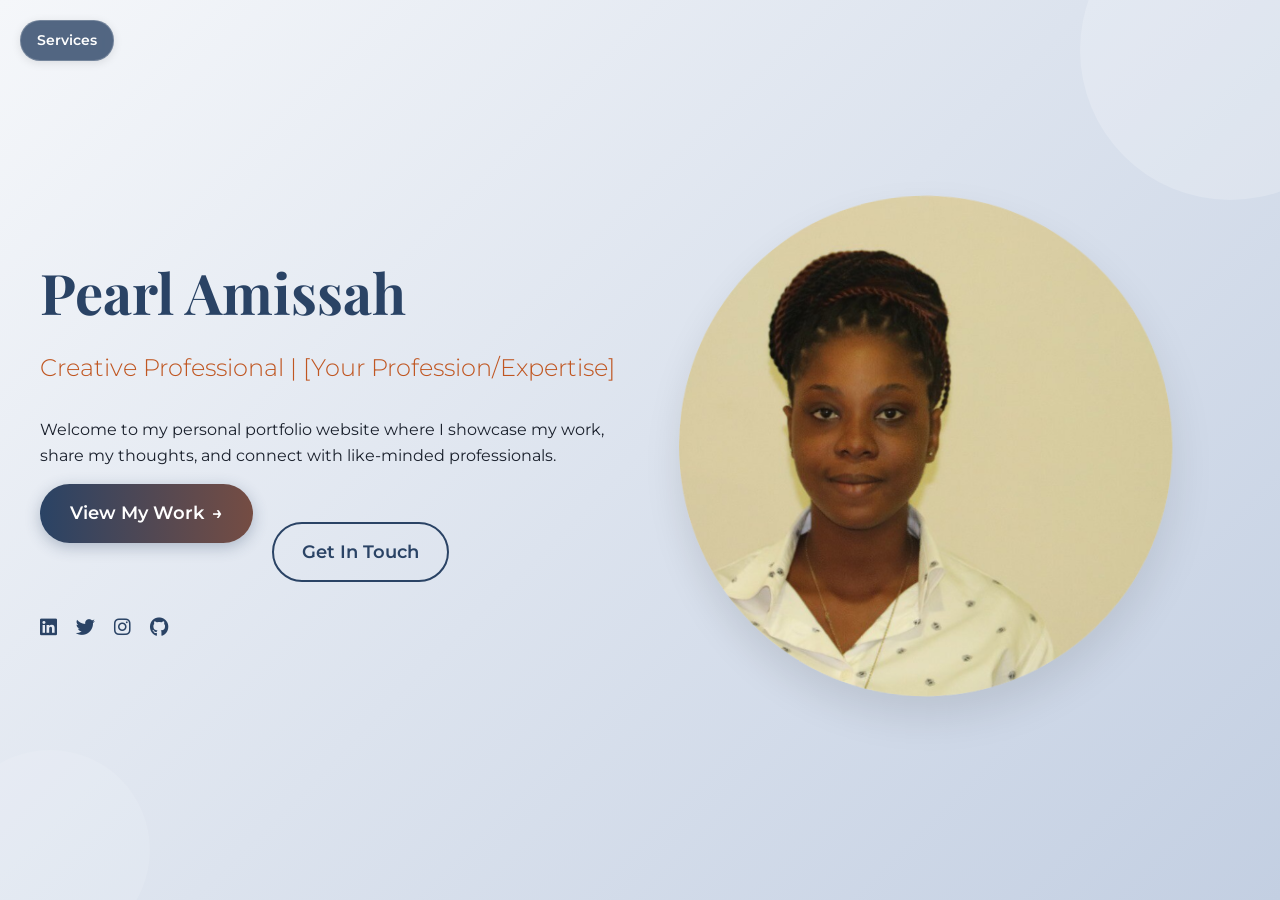
<file: index.html>
<!DOCTYPE html>
<html lang="en">
<head>
    <meta charset="UTF-8">
    <meta name="viewport" content="width=device-width, initial-scale=1.0">
    <title>Pearl Amissah | Professional Portfolio</title>
    <link href="https://fonts.googleapis.com/css2?family=Playfair+Display:wght@400;700&family=Montserrat:wght@300;400;600&display=swap" rel="stylesheet">
    <style>
        :root {
            --primary: #2a4365;
            --secondary: #c05621;
            --light: #f7fafc;
            --dark: #1a202c;
        }
        
        body {
            font-family: 'Montserrat', sans-serif;
            margin: 0;
            padding: 0;
            color: var(--dark);
            line-height: 1.6;
        }
        
        /* Navigation Buttons */
        .nav-buttons {
            position: fixed;
            top: 20px;
            left: 20px;
            z-index: 100;
            display: flex;
            flex-direction: column;
            gap: 10px;
        }
        
        .nav-btn {
            display: inline-block;
            padding: 8px 16px;
            font-size: 0.9rem;
            font-weight: 600;
            text-decoration: none;
            border-radius: 20px;
            color: white;
            background: rgba(42, 67, 101, 0.8);
            backdrop-filter: blur(5px);
            border: 1px solid rgba(255, 255, 255, 0.2);
            box-shadow: 0 2px 10px rgba(0, 0, 0, 0.1);
            transition: all 0.3s ease;
        }
        
        .nav-btn:hover {
            background: var(--primary);
            transform: translateX(5px);
        }
        
        .nav-btn.active {
            background: var(--secondary);
        }
        
        .hero {
            background: linear-gradient(135deg, #f5f7fa 0%, #c3cfe2 100%);
            min-height: 100vh;
            display: flex;
            align-items: center;
            position: relative;
            overflow: hidden;
        }
        
        .hero::before {
            content: '';
            position: absolute;
            width: 300px;
            height: 300px;
            border-radius: 50%;
            background: rgba(255, 255, 255, 0.2);
            top: -100px;
            right: -100px;
        }
        
        .hero::after {
            content: '';
            position: absolute;
            width: 200px;
            height: 200px;
            border-radius: 50%;
            background: rgba(255, 255, 255, 0.1);
            bottom: -50px;
            left: -50px;
        }
        
        .container {
            max-width: 1200px;
            margin: 0 auto;
            padding: 0 20px;
            position: relative;
            z-index: 1;
            display: grid;
            grid-template-columns: 1fr 1fr;
            align-items: center;
            gap: 50px;
        }
        
        .hero-content {
            padding: 40px 0;
        }
        
        h1 {
            font-family: 'Playfair Display', serif;
            font-size: 3.5rem;
            margin: 0 0 20px;
            color: var(--primary);
            line-height: 1.2;
        }
        
        .tagline {
            font-size: 1.5rem;
            color: var(--secondary);
            margin-bottom: 30px;
            font-weight: 300;
        }
        
        .hero-image {
            position: relative;
        }
        
        .hero-image img {
            width: 100%;
            max-width: 500px;
            border-radius: 10px;
            box-shadow: 0 20px 40px rgba(0, 0, 0, 0.1);
            transform: perspective(1000px) rotateY(-10deg);
            transition: transform 0.5s ease;
        }
        
        .hero-image:hover img {
            transform: perspective(1000px) rotateY(0deg);
        }
        
        /* Add round image style */
        .round-image {
            border-radius: 50% !important;
            object-fit: cover;
            aspect-ratio: 1/1;
        }
        
        /* View My Work Button */
        .btn-work {
            display: inline-block;
            padding: 15px 30px;
            font-size: 1.1rem;
            font-weight: 600;
            text-decoration: none;
            border-radius: 50px;
            color: white;
            background: linear-gradient(90deg, var(--primary), var(--secondary));
            background-size: 200% auto;
            box-shadow: 0 4px 15px rgba(42, 67, 101, 0.3);
            transition: all 0.3s ease;
            position: relative;
            overflow: hidden;
            border: none;
            cursor: pointer;
            margin-right: 15px;
            margin-bottom: 15px;
        }
        
        .btn-work:hover {
            background-position: right center;
            transform: translateY(-3px);
            box-shadow: 0 8px 20px rgba(42, 67, 101, 0.4);
        }
        
        .btn-work:active {
            transform: translateY(1px);
        }
        
        .btn-work::after {
            content: '→';
            margin-left: 8px;
            transition: all 0.3s ease;
        }
        
        .btn-work:hover::after {
            margin-left: 15px;
        }
        
        /* Get In Touch Button */
        .btn-contact {
            display: inline-block;
            padding: 14px 28px;
            font-size: 1.1rem;
            font-weight: 600;
            text-decoration: none;
            border-radius: 50px;
            color: var(--primary);
            background: transparent;
            border: 2px solid var(--primary);
            transition: all 0.3s ease;
            cursor: pointer;
        }
        
        .btn-contact:hover {
            background: var(--primary);
            color: white;
            transform: translateY(-3px);
            box-shadow: 0 8px 20px rgba(42, 67, 101, 0.2);
        }
        
        .btn-contact:active {
            transform: translateY(1px);
        }
        
        .social-links {
            margin-top: 30px;
        }
        
        .social-links a {
            display: inline-block;
            margin-right: 15px;
            color: var(--primary);
            font-size: 1.2rem;
            transition: transform 0.3s ease;
        }
        
        .social-links a:hover {
            transform: translateY(-3px);
            color: var(--secondary);
        }
        
        @media (max-width: 768px) {
            .container {
                grid-template-columns: 1fr;
                text-align: center;
            }
            
            .hero-image {
                order: -1;
                margin-bottom: 40px;
            }
            
            h1 {
                font-size: 2.5rem;
            }
            
            .tagline {
                font-size: 1.2rem;
            }
            
            .btn-work, .btn-contact {
                display: block;
                width: 100%;
                max-width: 250px;
                margin: 0 auto 15px;
            }
            
            .nav-buttons {
                flex-direction: row;
                top: 15px;
                left: 15px;
                right: 15px;
                justify-content: center;
            }
            
            .nav-btn {
                padding: 6px 12px;
                font-size: 0.8rem;
            }
        }
    </style>
    <link rel="stylesheet" href="https://cdnjs.cloudflare.com/ajax/libs/font-awesome/6.0.0-beta3/css/all.min.css">
</head>
<body>
    <!-- Navigation Buttons -->
    <div class="nav-buttons">
        <a href="services.html" class="nav-btn">Services</a>
       
    </div>

    <section class="hero">
        <div class="container">
            <div class="hero-content">
                <h1>Pearl Amissah</h1>
                <p class="tagline">Creative Professional | [Your Profession/Expertise]</p>
                <p>Welcome to my personal portfolio website where I showcase my work, share my thoughts, and connect with like-minded professionals.</p>
                <div class="hero-buttons">
                    <a href="portfolio.html" class="btn-work">View My Work</a>
                    <a href="contact.html" class="btn-contact">Get In Touch</a>
                </div>
                <div class="social-links">
                    <a href="#" aria-label="LinkedIn"><i class="fab fa-linkedin"></i></a>
                    <a href="#" aria-label="Twitter"><i class="fab fa-twitter"></i></a>
                    <a href="#" aria-label="Instagram"><i class="fab fa-instagram"></i></a>
                    <a href="#" aria-label="GitHub"><i class="fab fa-github"></i></a>
                </div>
            </div>
            <div class="hero-image">
                <img src="photo_2025-07-14_17-44-11.jpg" alt="Pearl Amissah" class="round-image">
            </div>
        </div>
    </section>
</body>
</html>
</file>
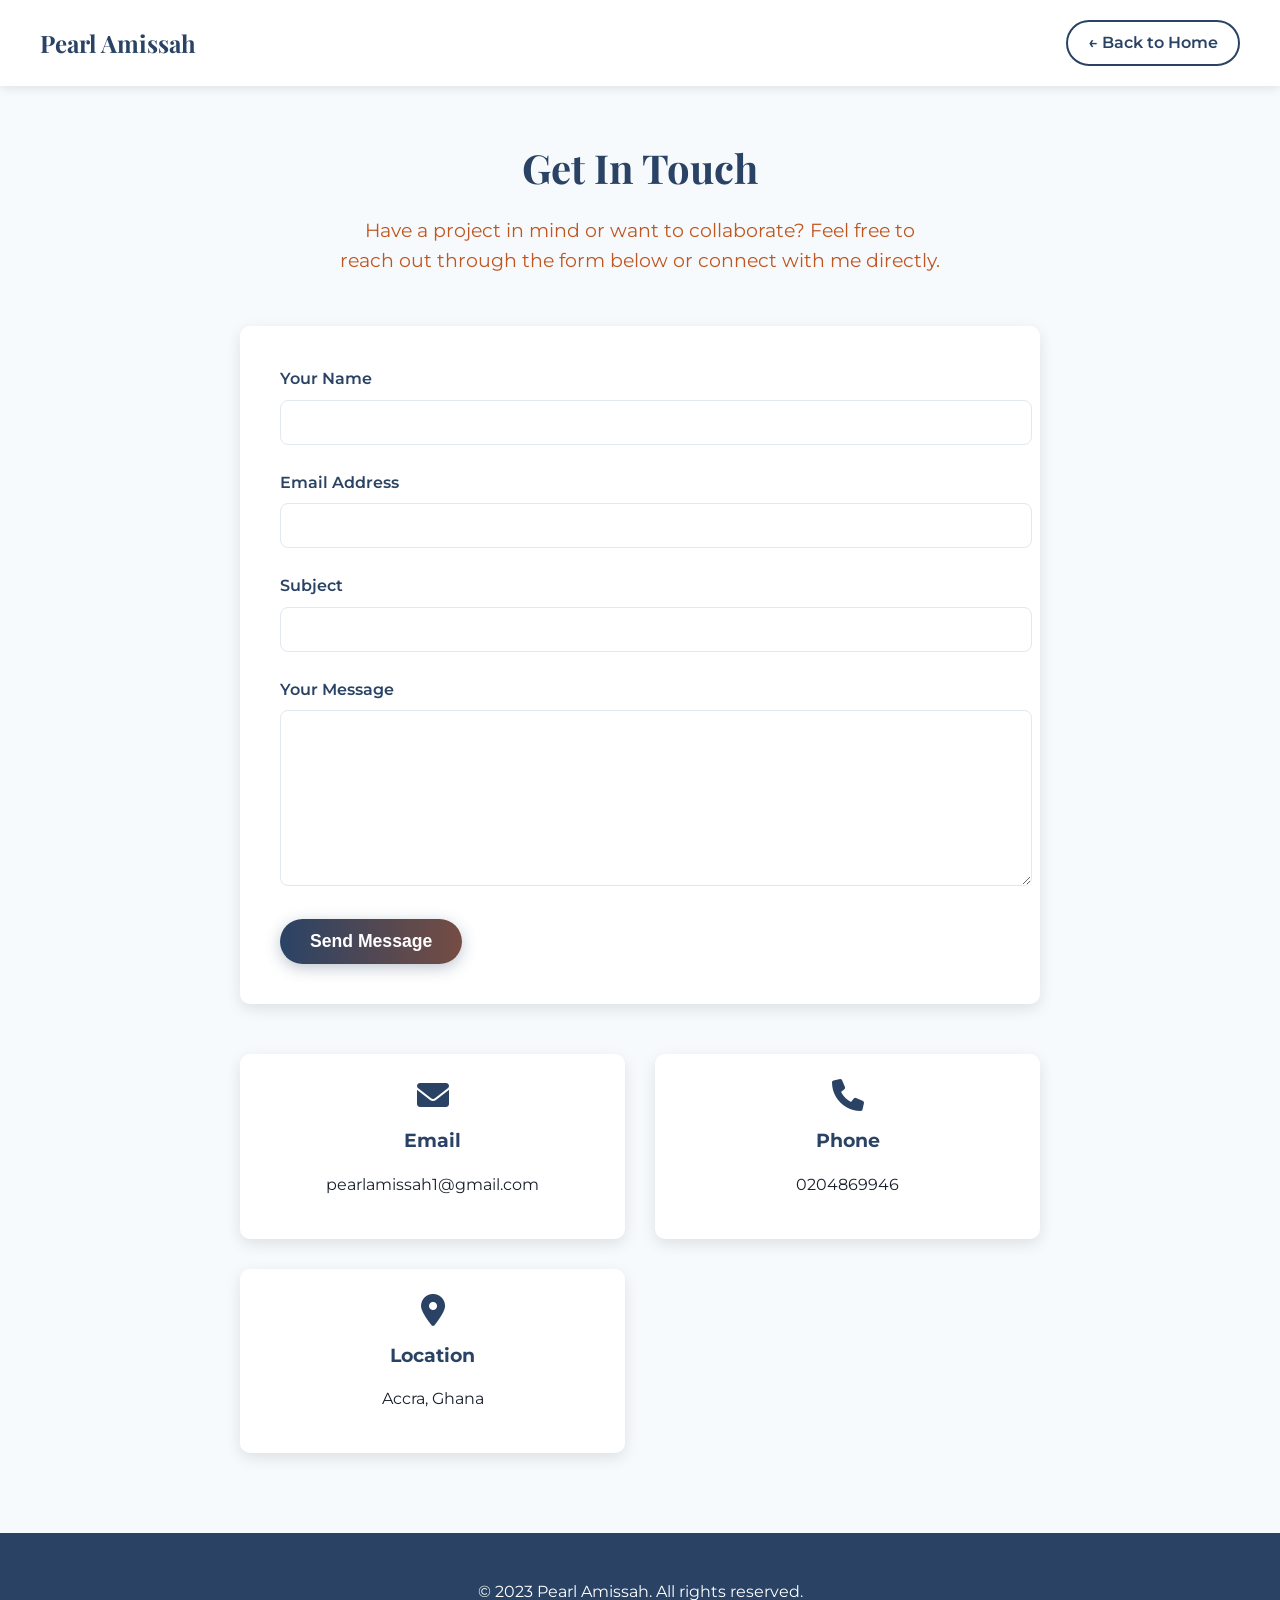
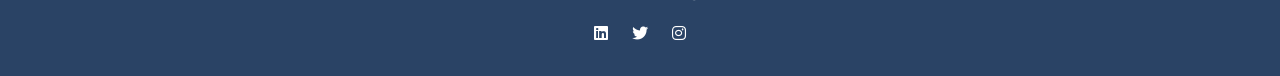
<file: contact.html>
<!DOCTYPE html>
<html lang="en">
<head>
    <meta charset="UTF-8">
    <meta name="viewport" content="width=device-width, initial-scale=1.0">
    <title>Contact | Pearl Amissah</title>
    <link href="https://fonts.googleapis.com/css2?family=Playfair+Display:wght@400;700&family=Montserrat:wght@300;400;600&display=swap" rel="stylesheet">
    <style>
        :root {
            --primary: #2a4365;
            --secondary: #c05621;
            --light: #f7fafc;
            --dark: #1a202c;
        }
        
        body {
            font-family: 'Montserrat', sans-serif;
            margin: 0;
            padding: 0;
            color: var(--dark);
            line-height: 1.6;
            background-color: var(--light);
        }
        
        header {
            background-color: white;
            box-shadow: 0 2px 10px rgba(0,0,0,0.1);
            padding: 20px 0;
            position: sticky;
            top: 0;
            z-index: 100;
        }
        
        .nav-container {
            max-width: 1200px;
            margin: 0 auto;
            padding: 0 20px;
            display: flex;
            justify-content: space-between;
            align-items: center;
        }
        
        .logo {
            font-family: 'Playfair Display', serif;
            font-size: 1.5rem;
            color: var(--primary);
            text-decoration: none;
            font-weight: 700;
        }
        
        .back-btn {
            display: inline-block;
            padding: 8px 20px;
            font-size: 1rem;
            font-weight: 600;
            text-decoration: none;
            border-radius: 50px;
            color: var(--primary);
            background: transparent;
            border: 2px solid var(--primary);
            transition: all 0.3s ease;
        }
        
        .back-btn:hover {
            background: var(--primary);
            color: white;
        }
        
        .contact-container {
            max-width: 800px;
            margin: 50px auto;
            padding: 0 20px;
        }
        
        .contact-header {
            text-align: center;
            margin-bottom: 50px;
        }
        
        .contact-header h1 {
            font-family: 'Playfair Display', serif;
            font-size: 2.5rem;
            color: var(--primary);
            margin-bottom: 15px;
        }
        
        .contact-header p {
            font-size: 1.2rem;
            color: var(--secondary);
            max-width: 600px;
            margin: 0 auto;
        }
        
        .contact-form {
            background: white;
            padding: 40px;
            border-radius: 10px;
            box-shadow: 0 5px 15px rgba(0,0,0,0.1);
        }
        
        .form-group {
            margin-bottom: 25px;
        }
        
        label {
            display: block;
            margin-bottom: 8px;
            font-weight: 600;
            color: var(--primary);
        }
        
        input, textarea {
            width: 100%;
            padding: 12px 15px;
            border: 1px solid #e2e8f0;
            border-radius: 8px;
            font-family: 'Montserrat', sans-serif;
            font-size: 1rem;
            transition: border-color 0.3s ease;
        }
        
        input:focus, textarea:focus {
            outline: none;
            border-color: var(--primary);
        }
        
        textarea {
            min-height: 150px;
            resize: vertical;
        }
        
        .submit-btn {
            display: inline-block;
            padding: 12px 30px;
            font-size: 1.1rem;
            font-weight: 600;
            text-decoration: none;
            border-radius: 50px;
            color: white;
            background: linear-gradient(90deg, var(--primary), var(--secondary));
            background-size: 200% auto;
            box-shadow: 0 4px 15px rgba(42, 67, 101, 0.3);
            transition: all 0.3s ease;
            border: none;
            cursor: pointer;
        }
        
        .submit-btn:hover {
            background-position: right center;
            transform: translateY(-3px);
            box-shadow: 0 8px 20px rgba(42, 67, 101, 0.4);
        }
        
        .contact-info {
            margin-top: 50px;
            display: grid;
            grid-template-columns: repeat(auto-fit, minmax(250px, 1fr));
            gap: 30px;
        }
        
        .info-card {
            background: white;
            padding: 25px;
            border-radius: 10px;
            box-shadow: 0 5px 15px rgba(0,0,0,0.1);
            text-align: center;
        }
        
        .info-card i {
            font-size: 2rem;
            color: var(--primary);
            margin-bottom: 15px;
        }
        
        .info-card h3 {
            margin: 0 0 10px;
            color: var(--primary);
        }
        
        footer {
            background: var(--primary);
            color: white;
            text-align: center;
            padding: 30px 0;
            margin-top: 80px;
        }
        
        @media (max-width: 768px) {
            .contact-header h1 {
                font-size: 2rem;
            }
            
            .contact-form {
                padding: 25px;
            }
        }
    </style>
    <link rel="stylesheet" href="https://cdnjs.cloudflare.com/ajax/libs/font-awesome/6.0.0-beta3/css/all.min.css">
</head>
<body>
    <header>
        <div class="nav-container">
            <a href="index.html" class="logo">Pearl Amissah</a>
            <a href="index.html" class="back-btn">← Back to Home</a>
        </div>
    </header>
    
    <main>
        <div class="contact-container">
            <div class="contact-header">
                <h1>Get In Touch</h1>
                <p>Have a project in mind or want to collaborate? Feel free to reach out through the form below or connect with me directly.</p>
            </div>
            
            <form class="contact-form" action="#" method="POST">
                <div class="form-group">
                    <label for="name">Your Name</label>
                    <input type="text" id="name" name="name" required>
                </div>
                
                <div class="form-group">
                    <label for="email">Email Address</label>
                    <input type="email" id="email" name="email" required>
                </div>
                
                <div class="form-group">
                    <label for="subject">Subject</label>
                    <input type="text" id="subject" name="subject" required>
                </div>
                
                <div class="form-group">
                    <label for="message">Your Message</label>
                    <textarea id="message" name="message" required></textarea>
                </div>
                
                <button type="submit" class="submit-btn">Send Message</button>
            </form>
            
            <div class="contact-info">
                <div class="info-card">
                    <i class="fas fa-envelope"></i>
                    <h3>Email</h3>
                    <p>pearlamissah1@gmail.com</p>
                </div>
                
                <div class="info-card">
                    <i class="fas fa-phone"></i>
                    <h3>Phone</h3>
                    <p>0204869946</p>
                </div>
                
                <div class="info-card">
                    <i class="fas fa-map-marker-alt"></i>
                    <h3>Location</h3>
                    <p>Accra, Ghana</p>
                </div>
            </div>
        </div>
    </main>
    
    <footer>
        <p>&copy; 2023 Pearl Amissah. All rights reserved.</p>
        <div style="margin-top: 15px;">
            <a href="#" style="color: white; margin: 0 10px;"><i class="fab fa-linkedin"></i></a>
            <a href="#" style="color: white; margin: 0 10px;"><i class="fab fa-twitter"></i></a>
            <a href="#" style="color: white; margin: 0 10px;"><i class="fab fa-instagram"></i></a>
        </div>
    </footer>
</body>
</html>
</file>
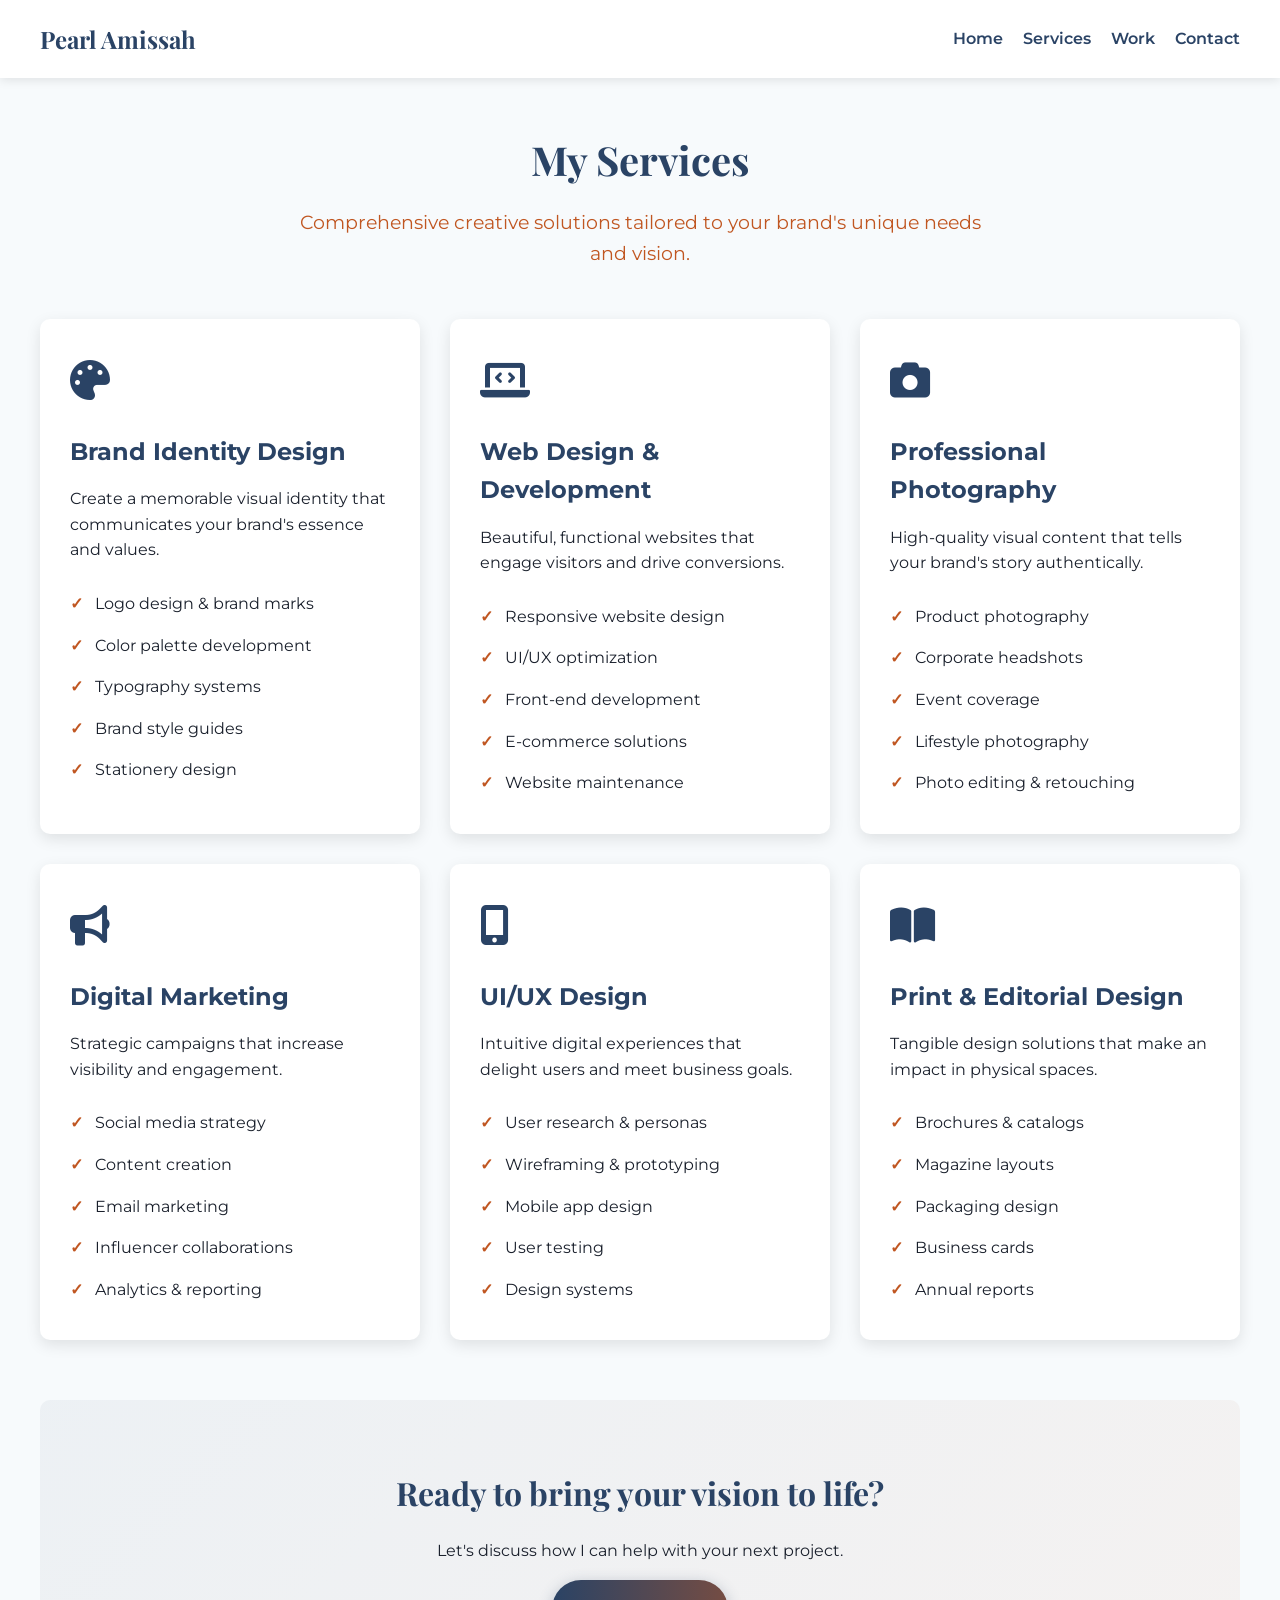
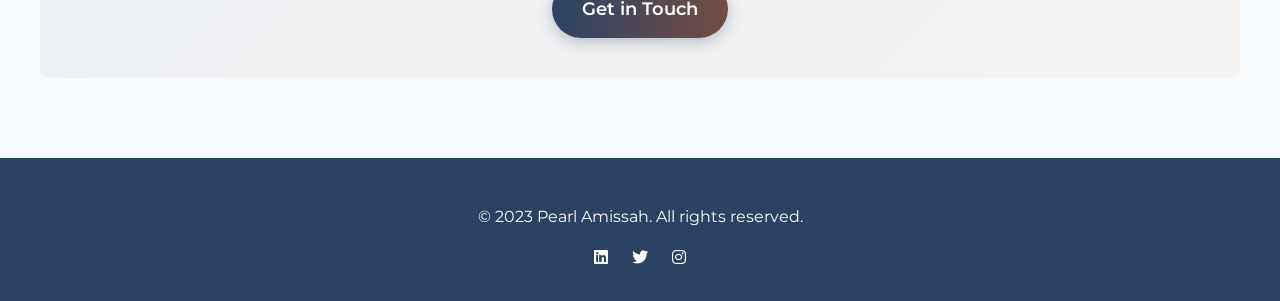
<file: services.html>
<!DOCTYPE html>
<html lang="en">
<head>
    <meta charset="UTF-8">
    <meta name="viewport" content="width=device-width, initial-scale=1.0">
    <title>Services | Pearl Amissah</title>
    <link href="https://fonts.googleapis.com/css2?family=Playfair+Display:wght@400;700&family=Montserrat:wght@300;400;600&display=swap" rel="stylesheet">
    <style>
        :root {
            --primary: #2a4365;
            --secondary: #c05621;
            --light: #f7fafc;
            --dark: #1a202c;
        }
        
        body {
            font-family: 'Montserrat', sans-serif;
            margin: 0;
            padding: 0;
            color: var(--dark);
            line-height: 1.6;
            background-color: var(--light);
        }
        
        header {
            background-color: white;
            box-shadow: 0 2px 10px rgba(0,0,0,0.1);
            padding: 20px 0;
            position: sticky;
            top: 0;
            z-index: 100;
        }
        
        .nav-container {
            max-width: 1200px;
            margin: 0 auto;
            padding: 0 20px;
            display: flex;
            justify-content: space-between;
            align-items: center;
        }
        
        .nav-links {
            display: flex;
            gap: 20px;
        }
        
        .nav-links a {
            color: var(--primary);
            text-decoration: none;
            font-weight: 600;
            transition: color 0.3s ease;
        }
        
        .nav-links a:hover {
            color: var(--secondary);
        }
        
        .logo {
            font-family: 'Playfair Display', serif;
            font-size: 1.5rem;
            color: var(--primary);
            text-decoration: none;
            font-weight: 700;
        }
        
        .services-container {
            max-width: 1200px;
            margin: 50px auto;
            padding: 0 20px;
        }
        
        .services-header {
            text-align: center;
            margin-bottom: 50px;
        }
        
        .services-header h1 {
            font-family: 'Playfair Display', serif;
            font-size: 2.5rem;
            color: var(--primary);
            margin-bottom: 15px;
        }
        
        .services-header p {
            font-size: 1.2rem;
            color: var(--secondary);
            max-width: 700px;
            margin: 0 auto;
        }
        
        .services-grid {
            display: grid;
            grid-template-columns: repeat(auto-fit, minmax(350px, 1fr));
            gap: 30px;
        }
        
        .service-card {
            background: white;
            border-radius: 10px;
            padding: 30px;
            box-shadow: 0 5px 15px rgba(0,0,0,0.1);
            transition: transform 0.3s ease, box-shadow 0.3s ease;
        }
        
        .service-card:hover {
            transform: translateY(-10px);
            box-shadow: 0 15px 30px rgba(0,0,0,0.15);
        }
        
        .service-icon {
            font-size: 2.5rem;
            color: var(--primary);
            margin-bottom: 20px;
        }
        
        .service-card h3 {
            font-size: 1.5rem;
            margin: 0 0 15px;
            color: var(--primary);
        }
        
        .service-card p {
            margin: 0 0 20px;
            color: var(--dark);
        }
        
        .service-features {
            list-style-type: none;
            padding: 0;
            margin: 0;
        }
        
        .service-features li {
            padding: 8px 0;
            position: relative;
            padding-left: 25px;
        }
        
        .service-features li::before {
            content: "✓";
            color: var(--secondary);
            position: absolute;
            left: 0;
            font-weight: bold;
        }
        
        .cta-section {
            text-align: center;
            margin-top: 60px;
            padding: 40px;
            background: linear-gradient(135deg, rgba(42, 67, 101, 0.05) 0%, rgba(192, 86, 33, 0.05) 100%);
            border-radius: 10px;
        }
        
        .cta-section h2 {
            font-family: 'Playfair Display', serif;
            font-size: 2rem;
            color: var(--primary);
            margin-bottom: 20px;
        }
        
        .cta-btn {
            display: inline-block;
            padding: 15px 30px;
            font-size: 1.1rem;
            font-weight: 600;
            text-decoration: none;
            border-radius: 50px;
            color: white;
            background: linear-gradient(90deg, var(--primary), var(--secondary));
            background-size: 200% auto;
            box-shadow: 0 4px 15px rgba(42, 67, 101, 0.3);
            transition: all 0.3s ease;
        }
        
        .cta-btn:hover {
            background-position: right center;
            transform: translateY(-3px);
            box-shadow: 0 8px 20px rgba(42, 67, 101, 0.4);
        }
        
        footer {
            background: var(--primary);
            color: white;
            text-align: center;
            padding: 30px 0;
            margin-top: 80px;
        }
        
        @media (max-width: 768px) {
            .services-grid {
                grid-template-columns: 1fr;
            }
            
            .services-header h1 {
                font-size: 2rem;
            }
            
            .nav-container {
                flex-direction: column;
                gap: 15px;
            }
            
            .nav-links {
                width: 100%;
                justify-content: space-around;
            }
        }
    </style>
    <link rel="stylesheet" href="https://cdnjs.cloudflare.com/ajax/libs/font-awesome/6.0.0-beta3/css/all.min.css">
</head>
<body>
    <header>
        <div class="nav-container">
            <a href="index.html" class="logo">Pearl Amissah</a>
            <div class="nav-links">
                <a href="index.html">Home</a>
                <a href="services.html" class="active">Services</a>
                <a href="portfolio.html">Work</a>
                <a href="contact.html">Contact</a>
            </div>
        </div>
    </header>
    
    <main>
        <div class="services-container">
            <div class="services-header">
                <h1>My Services</h1>
                <p>Comprehensive creative solutions tailored to your brand's unique needs and vision.</p>
            </div>
            
            <div class="services-grid">
                <!-- Service 1 -->
                <div class="service-card">
                    <div class="service-icon">
                        <i class="fas fa-palette"></i>
                    </div>
                    <h3>Brand Identity Design</h3>
                    <p>Create a memorable visual identity that communicates your brand's essence and values.</p>
                    <ul class="service-features">
                        <li>Logo design & brand marks</li>
                        <li>Color palette development</li>
                        <li>Typography systems</li>
                        <li>Brand style guides</li>
                        <li>Stationery design</li>
                    </ul>
                </div>
                
                <!-- Service 2 -->
                <div class="service-card">
                    <div class="service-icon">
                        <i class="fas fa-laptop-code"></i>
                    </div>
                    <h3>Web Design & Development</h3>
                    <p>Beautiful, functional websites that engage visitors and drive conversions.</p>
                    <ul class="service-features">
                        <li>Responsive website design</li>
                        <li>UI/UX optimization</li>
                        <li>Front-end development</li>
                        <li>E-commerce solutions</li>
                        <li>Website maintenance</li>
                    </ul>
                </div>
                
                <!-- Service 3 -->
                <div class="service-card">
                    <div class="service-icon">
                        <i class="fas fa-camera"></i>
                    </div>
                    <h3>Professional Photography</h3>
                    <p>High-quality visual content that tells your brand's story authentically.</p>
                    <ul class="service-features">
                        <li>Product photography</li>
                        <li>Corporate headshots</li>
                        <li>Event coverage</li>
                        <li>Lifestyle photography</li>
                        <li>Photo editing & retouching</li>
                    </ul>
                </div>
                
                <!-- Service 4 -->
                <div class="service-card">
                    <div class="service-icon">
                        <i class="fas fa-bullhorn"></i>
                    </div>
                    <h3>Digital Marketing</h3>
                    <p>Strategic campaigns that increase visibility and engagement.</p>
                    <ul class="service-features">
                        <li>Social media strategy</li>
                        <li>Content creation</li>
                        <li>Email marketing</li>
                        <li>Influencer collaborations</li>
                        <li>Analytics & reporting</li>
                    </ul>
                </div>
                
                <!-- Service 5 -->
                <div class="service-card">
                    <div class="service-icon">
                        <i class="fas fa-mobile-alt"></i>
                    </div>
                    <h3>UI/UX Design</h3>
                    <p>Intuitive digital experiences that delight users and meet business goals.</p>
                    <ul class="service-features">
                        <li>User research & personas</li>
                        <li>Wireframing & prototyping</li>
                        <li>Mobile app design</li>
                        <li>User testing</li>
                        <li>Design systems</li>
                    </ul>
                </div>
                
                <!-- Service 6 -->
                <div class="service-card">
                    <div class="service-icon">
                        <i class="fas fa-book-open"></i>
                    </div>
                    <h3>Print & Editorial Design</h3>
                    <p>Tangible design solutions that make an impact in physical spaces.</p>
                    <ul class="service-features">
                        <li>Brochures & catalogs</li>
                        <li>Magazine layouts</li>
                        <li>Packaging design</li>
                        <li>Business cards</li>
                        <li>Annual reports</li>
                    </ul>
                </div>
            </div>
            
            <div class="cta-section">
                <h2>Ready to bring your vision to life?</h2>
                <p>Let's discuss how I can help with your next project.</p>
                <a href="contact.html" class="cta-btn">Get in Touch</a>
            </div>
        </div>
    </main>
    
    <footer>
        <p>&copy; 2023 Pearl Amissah. All rights reserved.</p>
        <div style="margin-top: 15px;">
            <a href="#" style="color: white; margin: 0 10px;"><i class="fab fa-linkedin"></i></a>
            <a href="#" style="color: white; margin: 0 10px;"><i class="fab fa-twitter"></i></a>
            <a href="#" style="color: white; margin: 0 10px;"><i class="fab fa-instagram"></i></a>
        </div>
    </footer>
</body>
</html>
</file>
